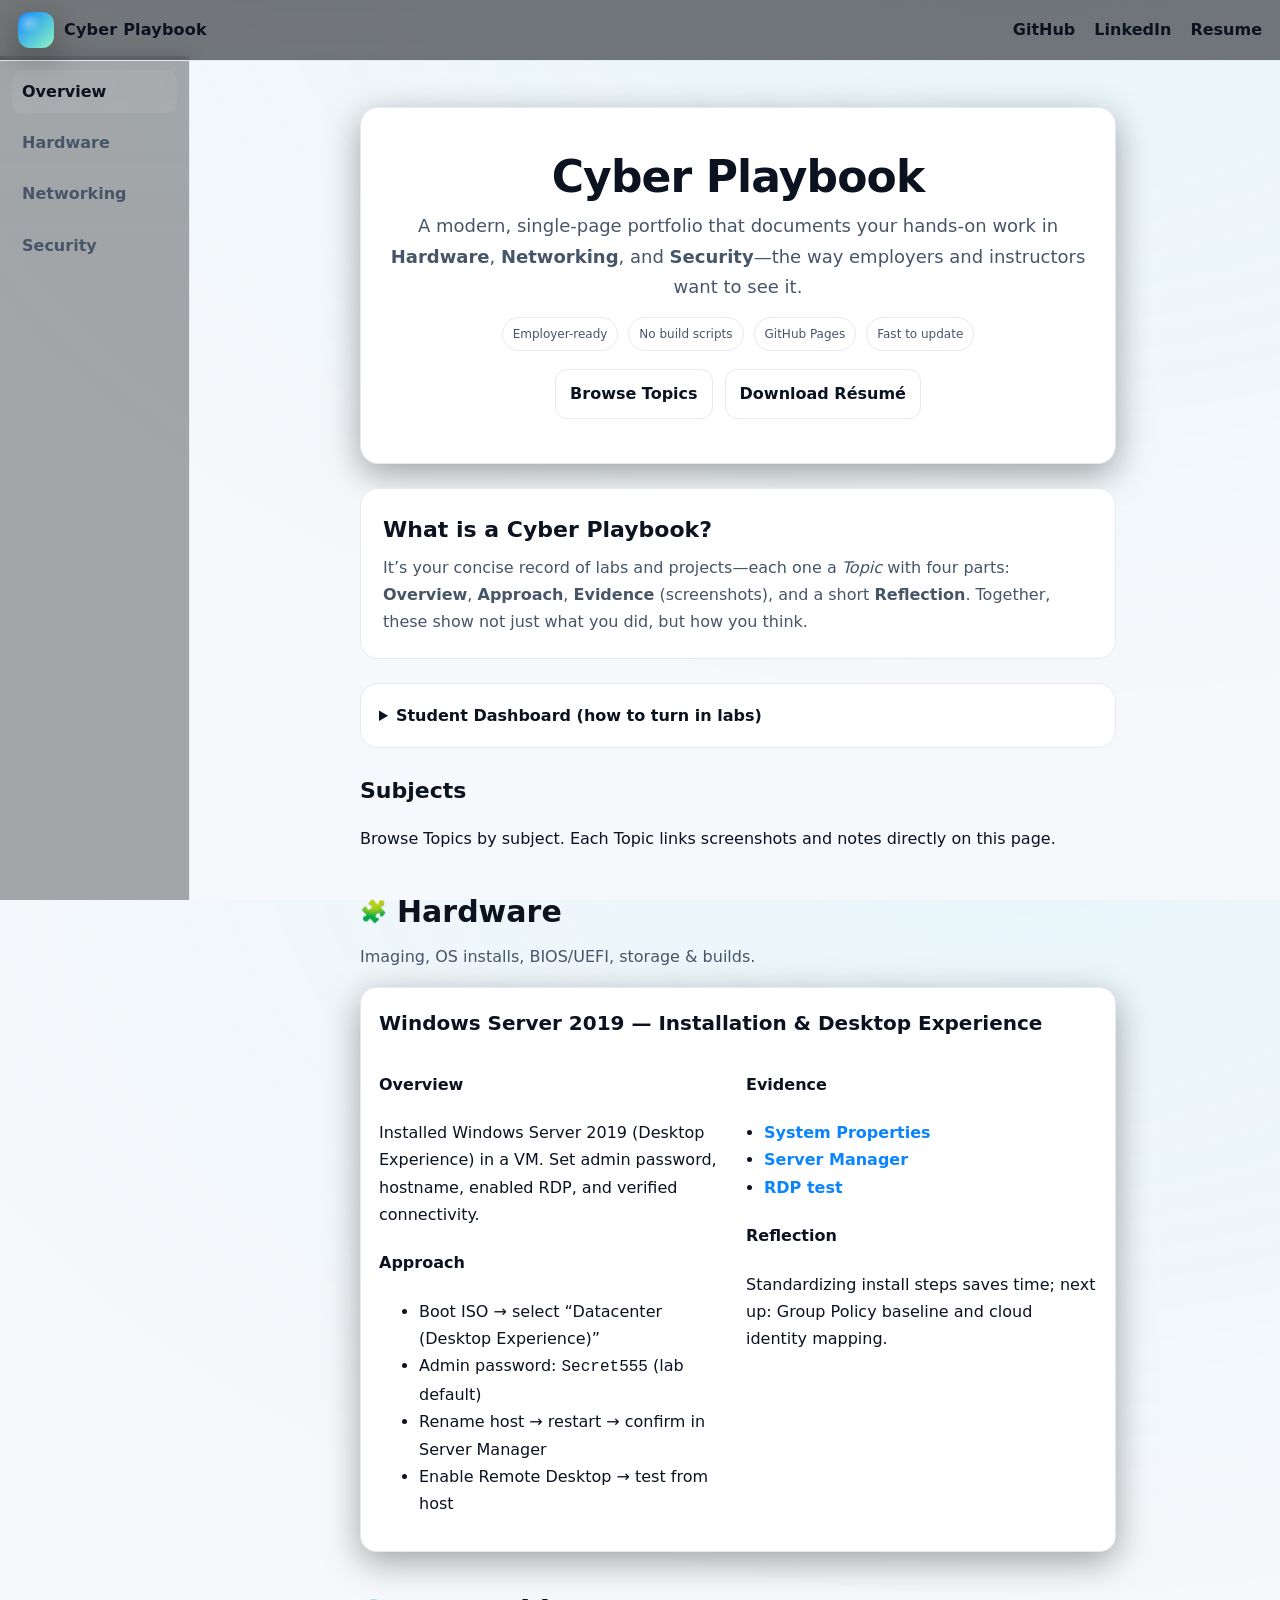
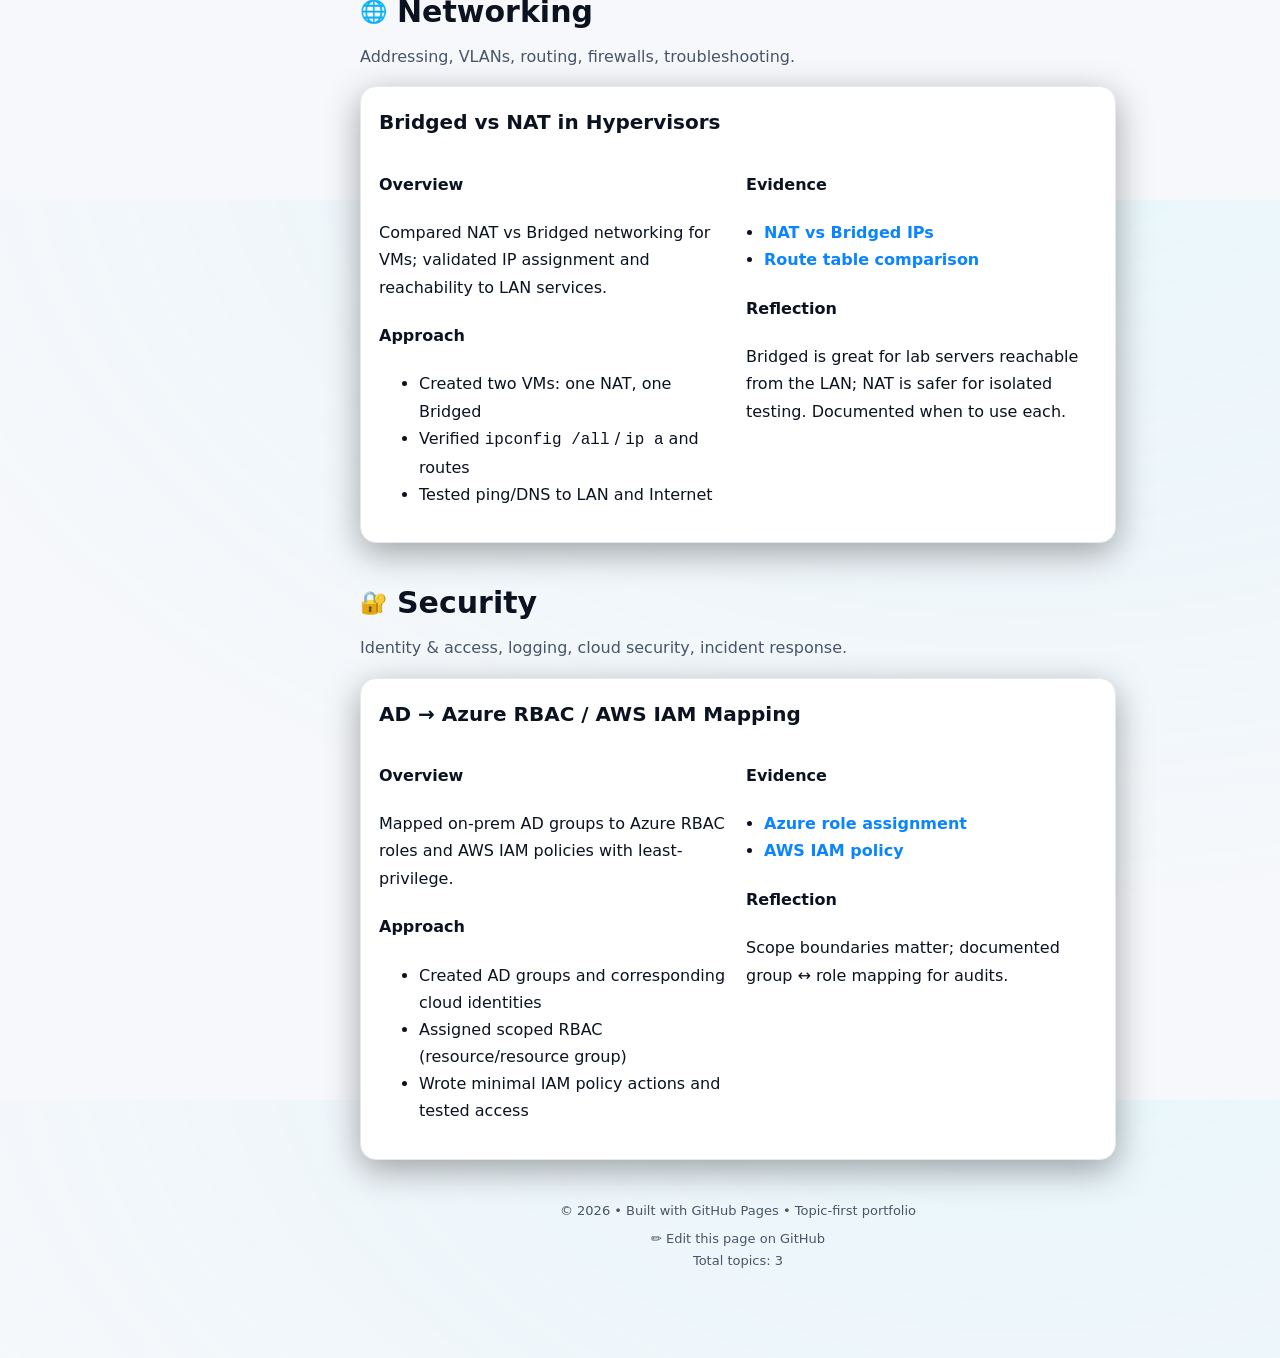
<file: index.html>
<!doctype html>
<html lang="en">
<head>
<meta charset="utf-8" />
<meta name="viewport" content="width=device-width,initial-scale=1" />
<title>Cyber Playbook</title>
<meta name="description" content="Cyber playbook: hardware, networking, security topics with evidence and reflections." />
<link rel="stylesheet" href="assets/styles.css" />
<link rel="icon" href="assets/favicon.svg" type="image/svg+xml">
</head>
<body>

<!--
🚨 STUDENT GUARDRAILS 🚨
1) Do NOT delete anything above <main class="wrap">.
2) Copy entire <section class="topic">…</section> blocks only.
3) Put screenshots in assets/images/.
4) Always close every </section> tag.
5) If broken: use Git history or your backup to restore.
-->

<!-- Accessibility: Skip link -->
<a class="skip" href="#overview">Skip to main content</a>

<!-- Top bar -->
<header class="topbar">
  <div class="brand">
    <div class="glyph" aria-hidden="true"></div>
    <strong>Cyber Playbook</strong>
  </div>
  <nav class="toplinks">
    <a href="https://github.com/yournamehere" target="_blank" rel="noopener">GitHub</a>
    <a href="https://www.linkedin.com/in/" target="_blank" rel="noopener">LinkedIn</a>
    <a href="files/Resume.pdf" target="_blank" rel="noopener">Resume</a>
  </nav>
</header>

<!-- Left side nav -->
<aside class="sidenav">
  <nav>
    <a href="#overview" class="active">Overview</a>
    <a href="#hardware">Hardware</a>
    <a href="#networking">Networking</a>
    <a href="#security">Security</a>
  </nav>
</aside>

<!-- Main content -->
<main class="wrap">

 <section class="hero" style="text-align:center; padding:44px 24px; border-radius:18px; border:1px solid var(--line); background:linear-gradient(180deg, rgba(255,255,255,.04), transparent), var(--panel); margin-bottom:24px;">
  <h1 style="margin:0 0 10px; font-size:clamp(28px,4vw,44px); letter-spacing:-0.02em;">
    Cyber Playbook
  </h1>
  <p style="margin:0 auto 14px; max-width:820px; color:var(--muted); font-size:clamp(16px,2.2vw,18px)">
    A modern, single-page portfolio that documents your hands-on work in <strong>Hardware</strong>, <strong>Networking</strong>, and <strong>Security</strong>—the way employers and instructors want to see it.
  </p>

  <div style="display:flex; flex-wrap:wrap; gap:10px; justify-content:center; margin-top:14px;">
    <span class="chip">Employer-ready</span>
    <span class="chip">No build scripts</span>
    <span class="chip">GitHub Pages</span>
    <span class="chip">Fast to update</span>
  </div>

  <div class="buttons" style="display:flex; gap:12px; justify-content:center; margin-top:18px;">
    <a class="btn" href="#subjects">Browse Topics</a>
    <a class="btn" href="resume/ClaytonHoldenResume.pdf" target="_blank" rel="noopener">Download Résumé</a>
  </div>
</section>

<!-- “What is a Cyber Playbook?” section -->
<section style="border:1px solid var(--line); background:var(--panel); border-radius:18px; padding:22px; margin-bottom:24px;">
  <h2 style="margin:0 0 6px; font-size:22px;">What is a Cyber Playbook?</h2>
  <p style="color:var(--muted); margin:0;">
    It’s your concise record of labs and projects—each one a <em>Topic</em> with four parts: <strong>Overview</strong>, <strong>Approach</strong>,
    <strong>Evidence</strong> (screenshots), and a short <strong>Reflection</strong>. Together, these show not just what you did, but how you think.
  </p>
</section>
<!-- Student Dashboard (collapsible) -->
<details style="border:1px solid var(--line); background:var(--panel); border-radius:18px; padding:18px; margin-bottom:24px;">
  <summary style="cursor:pointer; font-weight:700;">Student Dashboard (how to turn in labs)</summary>
  <div style="margin-top:12px; color:var(--muted)">
    <p><strong>One Topic = One Lab.</strong> Add a new Topic under the right subject—Hardware, Networking, or Security.</p>
    <ul style="margin:0; padding-left:18px;">
      <li>Upload screenshots to <code>assets/images/</code></li>
      <li>Use the Topic template from <code>templates/topic-block.html</code></li>
      <li>Commit your changes → Pages auto-updates</li>
      <li>Submit your <em>live Pages link</em> on Blackboard</li>
    </ul>
    <p style="margin-top:10px;"><strong>What “good” looks like:</strong> All 4 sections present, clear filenames (e.g., <code>2025-11-lab-01.png</code>), and a reflection that ties the lab to real skills.</p>
  </div>
</details>

  <a id="subjects"></a>
<section style="margin:0 0 12px;">
  <h2 style="margin:0 0 6px; font-size:22px;">Subjects</h2>
  <p class="small">Browse Topics by subject. Each Topic links screenshots and notes directly on this page.</p>
</section>

  <!-- SUBJECT: Hardware -->
  <section id="hardware" class="subject">
    <h2 class="subject-title"><span class="icon" aria-hidden="true">🧩</span> Hardware</h2>
    <p class="subject-sub">Imaging, OS installs, BIOS/UEFI, storage & builds.</p>

    <section class="topic">
      <h3>Windows Server 2019 — Installation & Desktop Experience</h3>
      <div class="grid two">
        <div>
          <h4>Overview</h4>
          <p>Installed Windows Server 2019 (Desktop Experience) in a VM. Set admin password, hostname, enabled RDP, and verified connectivity.</p>
          <h4>Approach</h4>
          <ul>
            <li>Boot ISO → select “Datacenter (Desktop Experience)”</li>
            <li>Admin password: <code>Secret555</code> (lab default)</li>
            <li>Rename host → restart → confirm in Server Manager</li>
            <li>Enable Remote Desktop → test from host</li>
          </ul>
        </div>
        <div>
          <h4>Evidence</h4>
          <ul class="evidence">
            <li><a href="assets/images/2025-11-server-01.png" target="_blank">System Properties</a></li>
            <li><a href="assets/images/2025-11-server-02.png" target="_blank">Server Manager</a></li>
            <li><a href="assets/images/2025-11-server-03.png" target="_blank">RDP test</a></li>
          </ul>
          <h4>Reflection</h4>
          <p>Standardizing install steps saves time; next up: Group Policy baseline and cloud identity mapping.</p>
        </div>
      </div>
    </section>
  </section>

  <!-- SUBJECT: Networking -->
  <section id="networking" class="subject">
    <h2 class="subject-title"><span class="icon" aria-hidden="true">🌐</span> Networking</h2>
    <p class="subject-sub">Addressing, VLANs, routing, firewalls, troubleshooting.</p>

    <section class="topic">
      <h3>Bridged vs NAT in Hypervisors</h3>
      <div class="grid two">
        <div>
          <h4>Overview</h4>
          <p>Compared NAT vs Bridged networking for VMs; validated IP assignment and reachability to LAN services.</p>
          <h4>Approach</h4>
          <ul>
            <li>Created two VMs: one NAT, one Bridged</li>
            <li>Verified <code>ipconfig /all</code> / <code>ip a</code> and routes</li>
            <li>Tested ping/DNS to LAN and Internet</li>
          </ul>
        </div>
        <div>
          <h4>Evidence</h4>
          <ul class="evidence">
            <li><a href="assets/images/2025-11-bridgednat-01.png" target="_blank">NAT vs Bridged IPs</a></li>
            <li><a href="assets/images/2025-11-bridgednat-02.png" target="_blank">Route table comparison</a></li>
          </ul>
          <h4>Reflection</h4>
          <p>Bridged is great for lab servers reachable from the LAN; NAT is safer for isolated testing. Documented when to use each.</p>
        </div>
      </div>
    </section>
  </section>

  <!-- SUBJECT: Security -->
  <section id="security" class="subject">
    <h2 class="subject-title"><span class="icon" aria-hidden="true">🔐</span> Security</h2>
    <p class="subject-sub">Identity & access, logging, cloud security, incident response.</p>

    <section class="topic">
      <h3>AD → Azure RBAC / AWS IAM Mapping</h3>
      <div class="grid two">
        <div>
          <h4>Overview</h4>
          <p>Mapped on-prem AD groups to Azure RBAC roles and AWS IAM policies with least-privilege.</p>
          <h4>Approach</h4>
          <ul>
            <li>Created AD groups and corresponding cloud identities</li>
            <li>Assigned scoped RBAC (resource/resource group)</li>
            <li>Wrote minimal IAM policy actions and tested access</li>
          </ul>
        </div>
        <div>
          <h4>Evidence</h4>
          <ul class="evidence">
            <li><a href="assets/images/2025-11-azure-rbac-01.png" target="_blank">Azure role assignment</a></li>
            <li><a href="assets/images/2025-11-aws-iam-01.png" target="_blank">AWS IAM policy</a></li>
          </ul>
          <h4>Reflection</h4>
          <p>Scope boundaries matter; documented group ↔ role mapping for audits.</p>
        </div>
      </div>
    </section>
  </section>
  
  <!-- Footer + Edit link -->
  <footer class="footer">
    <div>© <span id="y"></span> • Built with GitHub Pages • Topic-first portfolio</div>
    <div class="editlink">
      <a href="https://github.com/Claytonholden/Cyber-playbook2/edit/main/index.html" target="_blank" rel="noopener">✏️ Edit this page on GitHub</a>
    </div>
  </footer>

</main>

<!-- Back to Top button -->
<button id="backToTop" class="back-top" aria-label="Back to top">↑</button>

<script>
  // year
  document.getElementById('y').textContent = new Date().getFullYear();

  // sidenav active state on scroll
  const navLinks = document.querySelectorAll('.sidenav nav a');
  const sections = [...navLinks].map(a => document.querySelector(a.getAttribute('href')));
  const onScroll = () => {
    const fromTop = window.scrollY + 120;
    let active = navLinks[0];
    sections.forEach((sec, i) => {
      if (sec && sec.offsetTop <= fromTop) active = navLinks[i];
    });
    navLinks.forEach(l => l.classList.remove('active'));
    active.classList.add('active');
  };
  document.addEventListener('scroll', onScroll, {passive:true});

  // Back to top visibility + action
  const topBtn = document.getElementById('backToTop');
  const toggleTop = () => topBtn.style.opacity = window.scrollY > 900 ? 1 : 0;
  topBtn.addEventListener('click', () => window.scrollTo({top:0, behavior:'smooth'}));
  document.addEventListener('scroll', toggleTop, {passive:true});

  // Quick search box
  const searchBox = document.createElement('input');
  searchBox.className = 'quicksearch';
  searchBox.placeholder = 'Search topics…';
  const overviewHero = document.querySelector('#overview .pillrow');
  if (overviewHero) overviewHero.after(searchBox);
  const topics = Array.from(document.querySelectorAll('.topic'));
  searchBox.addEventListener('input', e=>{
    const q = e.target.value.toLowerCase();
    topics.forEach(t => t.style.display = t.innerText.toLowerCase().includes(q) ? '' : 'none');
  });
// count topics and display total
window.addEventListener('DOMContentLoaded', ()=>{
  const tcount = document.querySelectorAll('.topic').length;
  const footer = document.querySelector('.footer');
  if(footer){ footer.insertAdjacentHTML('beforeend', `<div class="small">Total topics: ${tcount}</div>`); }
});
</script>
</body>
</html>
</file>
<file: assets/styles.css>
:root{
  --bg:#0b0d10; --panel:#0f1319; --ink:#e8edf3; --muted:#a7b3c2; --line:#1f2630; --accent:#63e0ff;
  --radius:16px; --shadow:0 10px 35px rgba(0,0,0,.35);
}
@media (prefers-color-scheme: light){
  :root{ --bg:#f6f8fb; --panel:#ffffff; --ink:#0b1220; --muted:#475569; --line:#e5e9f0; --accent:#0a84ff; }
}
*{box-sizing:border-box}
html,body{height:100%}
body{
  margin:0; font:16px/1.7 ui-sans-serif, system-ui, -apple-system, Segoe UI, Inter, Roboto, Arial, sans-serif;
  background: radial-gradient(1200px 800px at 80% -10%, rgba(99,224,255,.10), transparent), var(--bg);
  color:var(--ink);
}

/* Skip link (a11y) */
.skip{
  position:absolute; left:-9999px; top:-9999px; background:#000; color:#fff;
  padding:8px 12px; border-radius:8px; z-index:10000;
}
.skip:focus{ left:12px; top:12px; outline:2px solid var(--accent); }

/* Top bar */
.topbar{
  position:sticky; top:0; z-index:20; backdrop-filter: blur(10px);
  display:flex; align-items:center; justify-content:space-between; gap:16px;
  padding:12px 18px; border-bottom:1px solid var(--line); background:rgba(10,12,16,.55);
}
.brand{display:flex; align-items:center; gap:10px; font-weight:800; letter-spacing:.2px}
.glyph{width:36px; height:36px; border-radius:12px; background:
  radial-gradient(12px 10px at 30% 30%, rgba(255,255,255,.35), transparent),
  linear-gradient(135deg, var(--accent), #8ef7c2); box-shadow: var(--shadow);}
.toplinks a{color:var(--ink); text-decoration:none; margin-left:14px; font-weight:700}

/* Left sidenav */
.sidenav{
  position:fixed; left:0; top:56px; bottom:0; width:190px; padding:14px 12px; border-right:1px solid var(--line);
  background:linear-gradient(180deg, rgba(255,255,255,.02), transparent 200px), rgba(10,12,16,.35);
}
.sidenav nav{display:flex; flex-direction:column; gap:8px}
.sidenav a{
  color:var(--muted); text-decoration:none; padding:8px 10px; border-radius:10px; font-weight:700;
}
.sidenav a.active, .sidenav a:hover{ color:var(--ink); background:rgba(255,255,255,.05)}

/* Main content layout */
.wrap{ max-width:1000px; margin:0 auto; padding:28px 24px 80px; }
.wrap{ padding-left: 220px; } /* room for sidenav */

.hero{
  border:1px solid var(--line); background:linear-gradient(180deg,rgba(255,255,255,.03),transparent), var(--panel);
  border-radius:var(--radius); padding:26px; box-shadow: var(--shadow); margin:18px 0 22px;
}
.hero h1{margin:0 0 6px; font-size:clamp(28px,4.6vw,42px); line-height:1.12}
.lead{color:var(--muted); max-width:68ch}
.pillrow{display:flex; flex-wrap:wrap; gap:8px; margin-top:14px}
.pill{font-size:12px; padding:6px 10px; border-radius:999px; color:var(--accent); border:1px solid rgba(99,224,255,.35); background:rgba(99,224,255,.10)}

/* Example callout */
.example ul{margin:8px 0 0}

/* Subjects / Topics */
.subject{margin-top:34px}
.subject-title{display:flex; align-items:center; gap:10px; font-size:clamp(22px,3.6vw,30px); margin:0}
.subject-sub{color:var(--muted); margin: 6px 0 16px}
.icon{font-size:22px}

.topic{
  border:1px solid var(--line); background:var(--panel); border-radius:16px; padding:18px; margin:14px 0;
  box-shadow: var(--shadow);
}
.topic h3{margin:0 0 10px; font-size:20px}
.grid.two{display:grid; grid-template-columns: 1fr 1fr; gap:16px}
@media (max-width:900px){ .grid.two{grid-template-columns:1fr} }

.evidence{margin:0; padding-left:18px}
.evidence a{color:var(--accent); text-decoration:none; font-weight:700}
.evidence a:hover{ text-decoration:underline }

/* Back to top + search */
.quicksearch{
  width:100%; margin:14px 0 6px; padding:12px 14px; border:1px solid var(--line);
  border-radius:12px; background:var(--panel); color:var(--ink);
}
.back-top{
  position:fixed; right:22px; bottom:22px; opacity:0; transition:opacity .2s;
  border:1px solid var(--line); background:var(--panel); color:var(--ink);
  padding:10px 12px; border-radius:12px; cursor:pointer; font-weight:800;
}

/* Footer */
.footer{ margin:40px 0 10px; color:var(--muted); text-align:center; font-size:13px}
.editlink{ text-align:center; margin-top:6px }
.editlink a{ color:var(--muted); font-size:13px; text-decoration:none }
.editlink a:hover{ color:var(--accent) }

.chip{
  display:inline-block;
  font-size:12px;
  padding:6px 10px;
  border-radius:999px;
  border:1px solid var(--line);
  color:var(--muted);
  background:rgba(255,255,255,.03);
}
.btn{
  text-decoration:none;
  font-weight:700;
  padding:10px 14px;
  border-radius:12px;
  border:1px solid var(--line);
  color:var(--ink);
  background:linear-gradient(180deg,rgba(255,255,255,.04),transparent);
}
</file>
